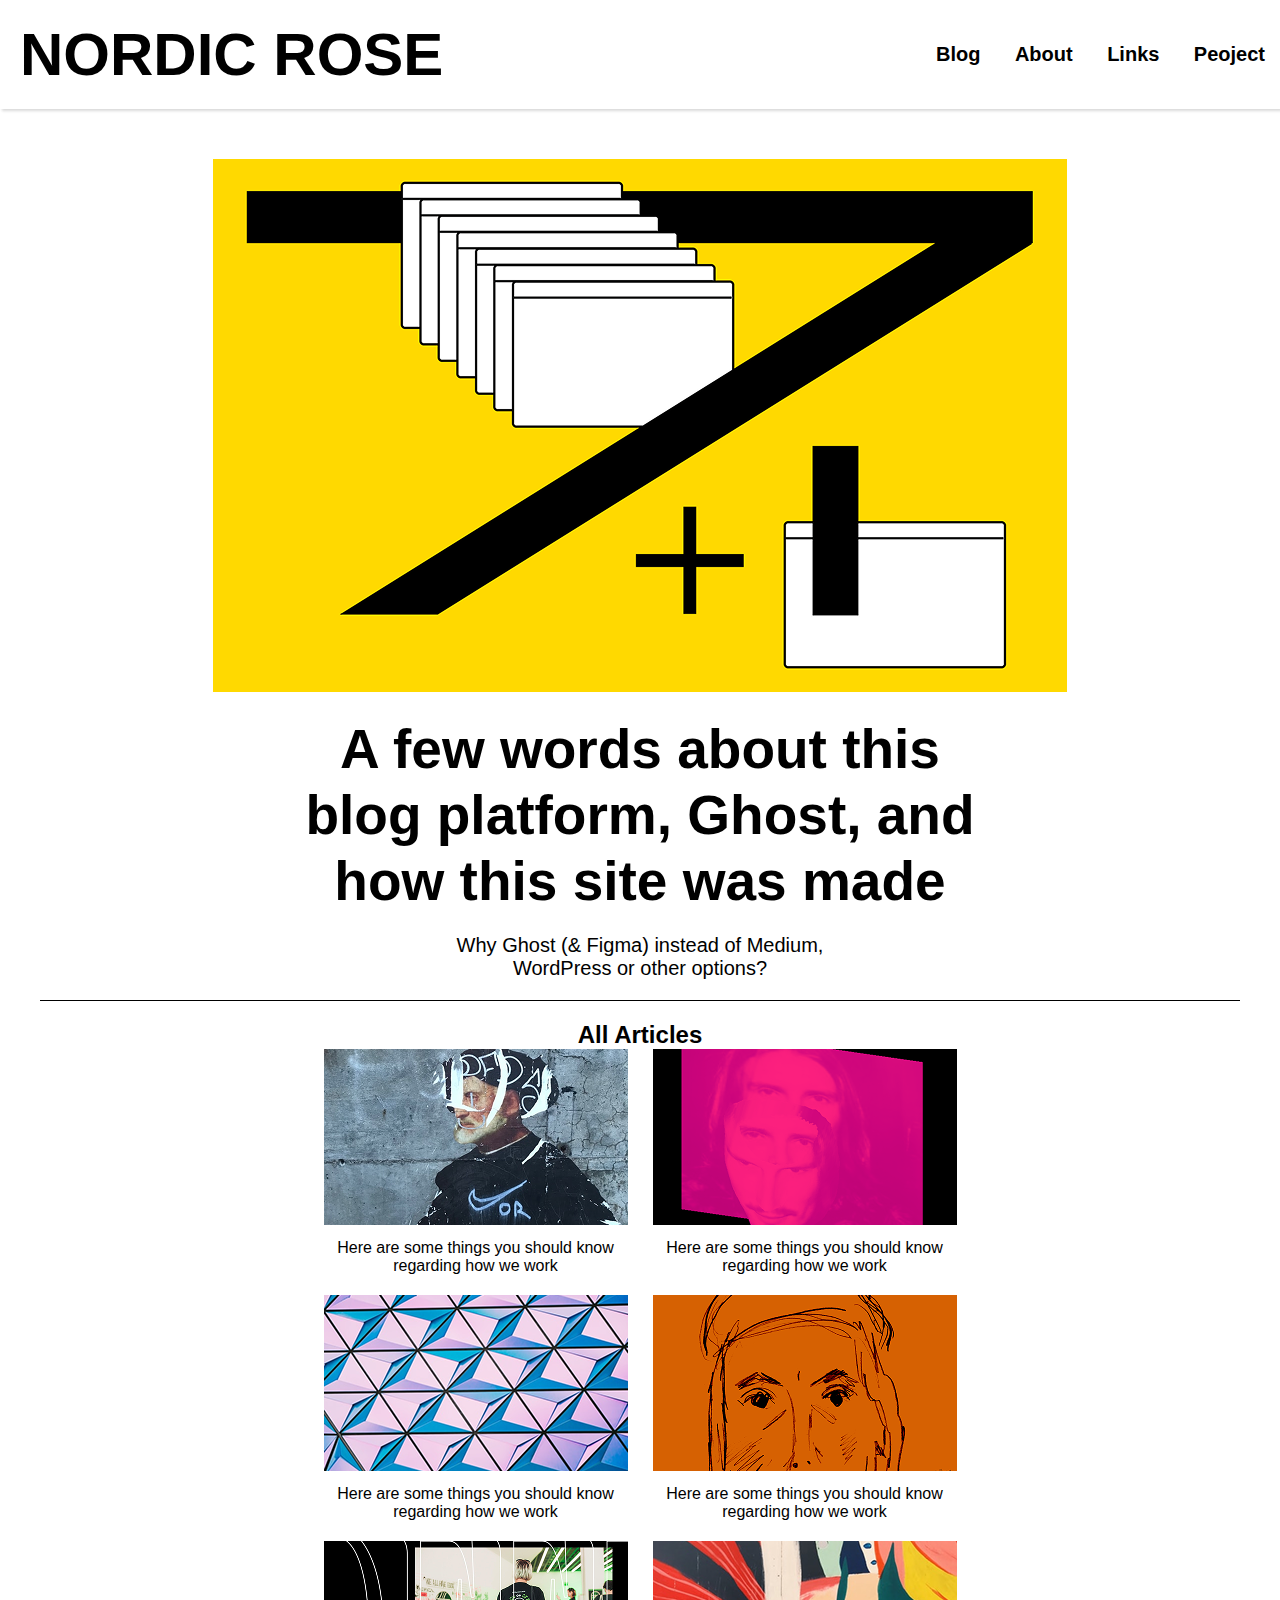
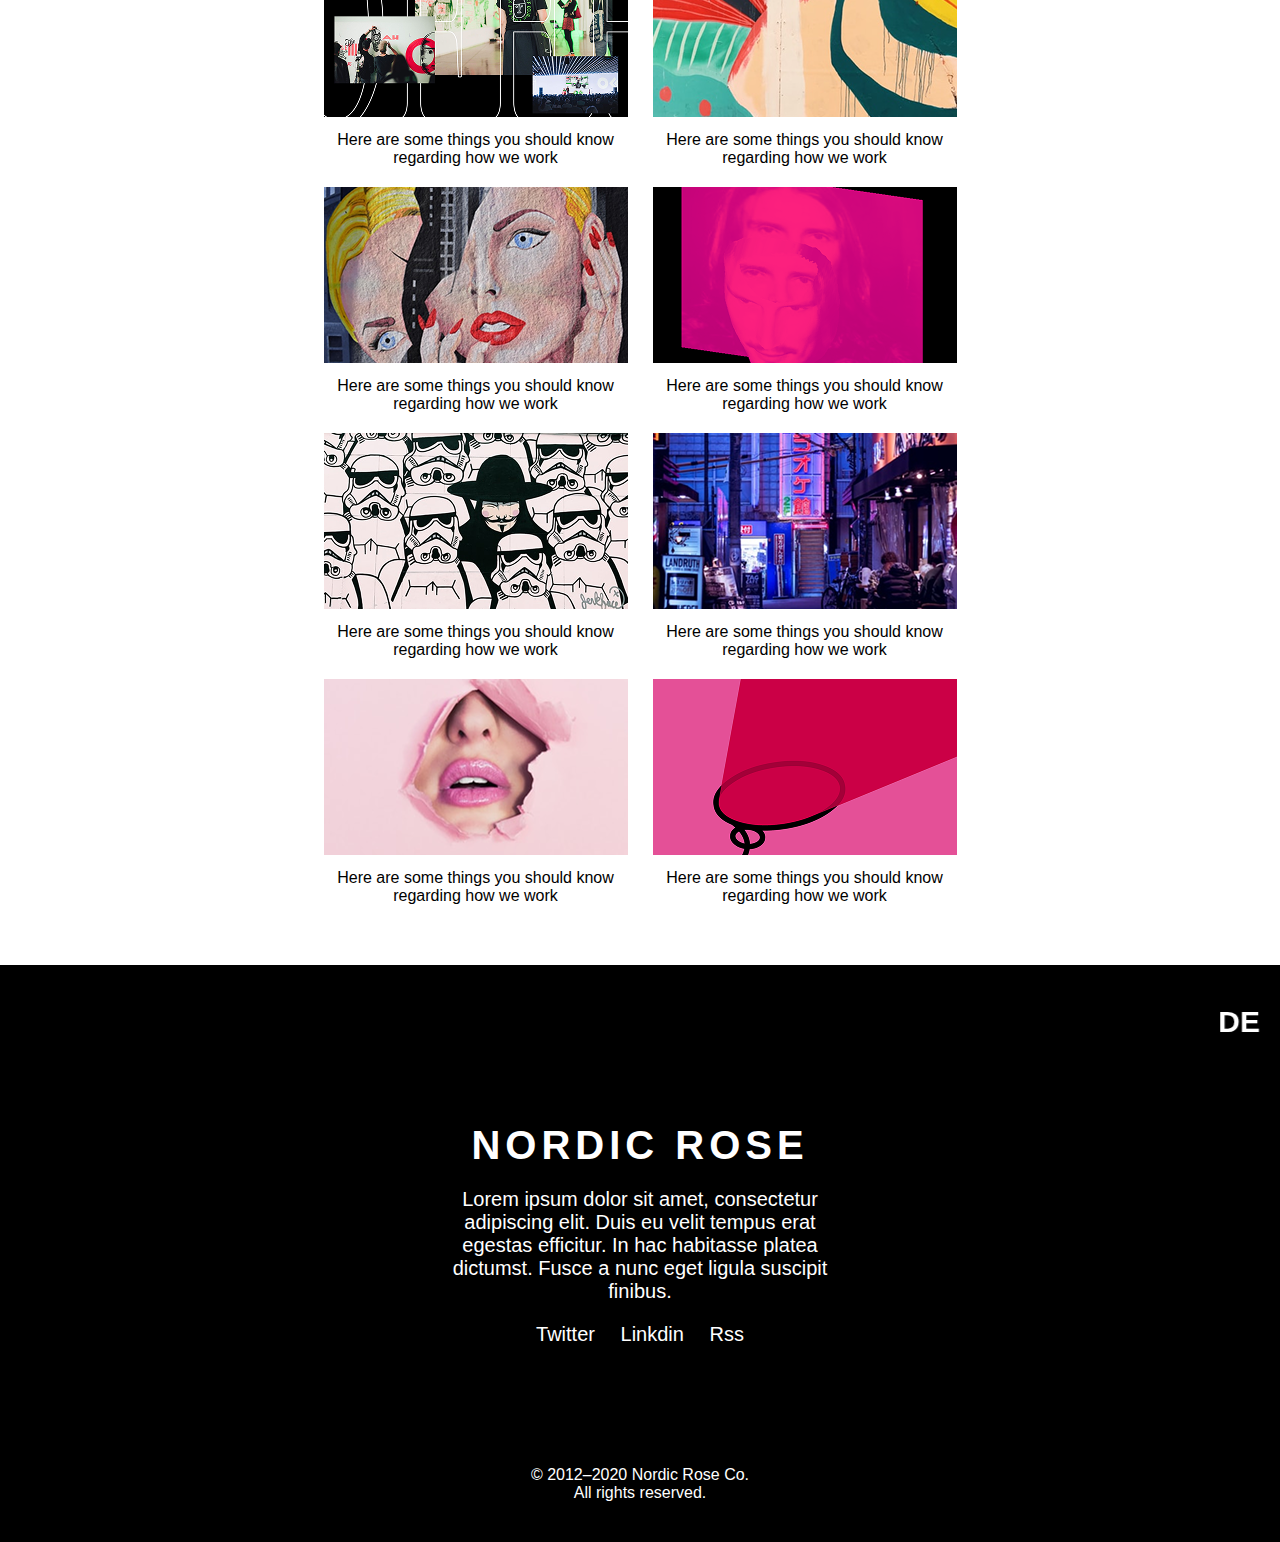
<file: index.html>
<!DOCTYPE html>
<html lang="en">
<head>
    <meta charset="UTF-8">
    <meta name="viewport" content="width=device-width, initial-scale=1.0">
    <title>Nordic Rose</title>
    <link rel="stylesheet" href="style.css">
</head>
<body>
    <!-- navbar start from here -->
    <header>
        <nav>
            <div class="logo">
                    <h1>NORDIC ROSE</h1>
            </div>
            <div class="list">
                <ul>
                    <li><a href="blog.html" target="_blank">Blog</a></li>
                    <li><a href="#">About</a></li>
                    <li><a href="#">Links</a></li>
                    <li><a href="#">Peoject</a></li>
                </ul>
            </div>
        </nav>
    </header>
    <!-- navbar end from here -->

     <!-- hero section start from here -->
    <section class="hero">
        <img src="image/hero.png" alt="">
        <h3>A few words about this blog platform, Ghost, and how this site was made</h3>
       <p>Why Ghost (& Figma) instead of Medium, WordPress or other options?</p>
    </section>
    <!-- hero section start from here -->

    <!-- Blog section start from here  -->
   <section class="blog">
    <h2>All Articles</h2>
    <div class="cards">
        <div>
            <img src="./image/img-1.png" alt="">
            <p>Here are some things you should know regarding how we work </p>
        </div>
        <div>
            <img src="image/img-2.png" alt="">
            <p>Here are some things you should know regarding how we work </p>
        </div>
    </div>
    <div class="cards">
        <div>
            <img src="image/img-3.png" alt="">
            <p>Here are some things you should know regarding how we work </p>
        </div>
        <div>
            <img src="image/img-4.png" alt="">
            <p>Here are some things you should know regarding how we work </p>
        </div>
    </div>
    <div class="cards">
        <div>
            <img src="image/img-5.png" alt="">
            <p>Here are some things you should know regarding how we work </p>
        </div>
        <div>
            <img src="image/img-6.png" alt="">
            <p>Here are some things you should know regarding how we work </p>
        </div>
    </div>
    <div class="cards">
        <div>
            <img src="image/img-7.png" alt="">
            <p>Here are some things you should know regarding how we work </p>
        </div>
        <div>
            <img src="image/img-2.png" alt="">
            <p>Here are some things you should know regarding how we work </p>
        </div>
    </div>
    <div class="cards">
        <div>
            <img src="image/img-8.png" alt="img-8">
            <p>Here are some things you should know regarding how we work </p>
        </div>
        <div>
            <img src="image/img-9.png" alt="">
            <p>Here are some things you should know regarding how we work </p>
        </div>
    </div>
    <div class="cards">
        <div>
            <img src="image/img-10.png" alt="">
            <p>Here are some things you should know regarding how we work </p>
        </div>
        <div>
            <img src="image/img-11.png" alt="">
            <p>Here are some things you should know regarding how we work </p>
        </div>
    </div>
        
   </section>
   <!-- Blog section end from here  -->
    
    <!-- footer start form here  -->
     <footer class="footer">
        <marquee behavior="scroll" direction="left">
             <span style="font-weight:bolder;"> DEJITAL PRODUCT DESIGH  </span>
             <span>REMOTE WORK</span>
             <span style="font-weight:bolder;"> UX DESIGN</span>
             <span>DISTRIBUTIVE ITEMS</span>
             <span style="font-weight:bolder;"> CREATIVITY</span>
             <span>STRATEGY</span>
             <span style="font-weight:bolder;">SUSPENSE </span>
             <span>GROWTH</span>
             <span style="font-weight:bolder;">BEST OPTION FOR YOU</span>
        </marquee>

        <h2>NORDIC ROSE</h2>
        <p>Lorem ipsum dolor sit amet, consectetur adipiscing elit. Duis eu velit tempus erat egestas efficitur.
             In hac habitasse platea dictumst. Fusce a nunc eget ligula suscipit finibus. </p>

         <div class="visit">
        <span>twitter</span>
        <span>linkdin</span>
        <span>Rss</span>
        </div>

        <div class="end">
            <p>© 2012–2020 Nordic Rose Co. <br> All rights reserved. </p>
        </div>
     </footer>
     <!-- footer end form here  -->
</body>
</html>
</file>
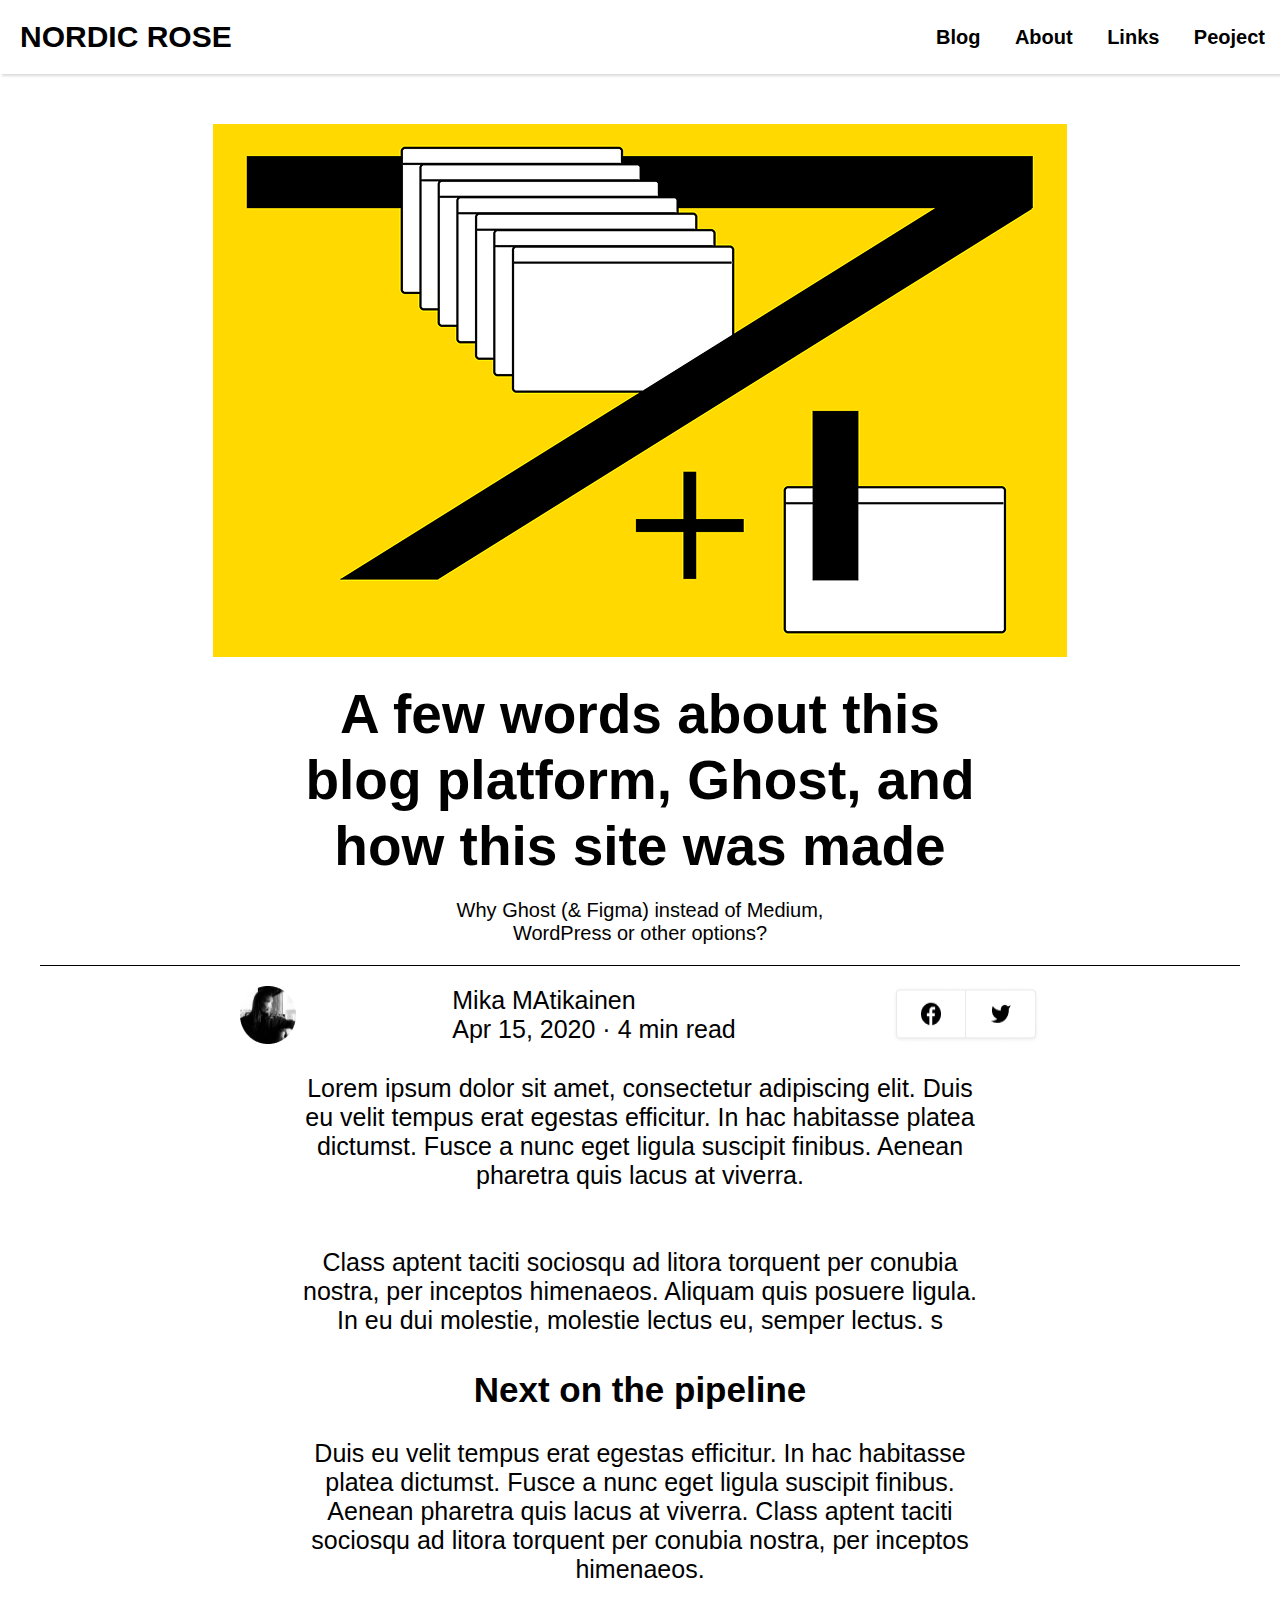
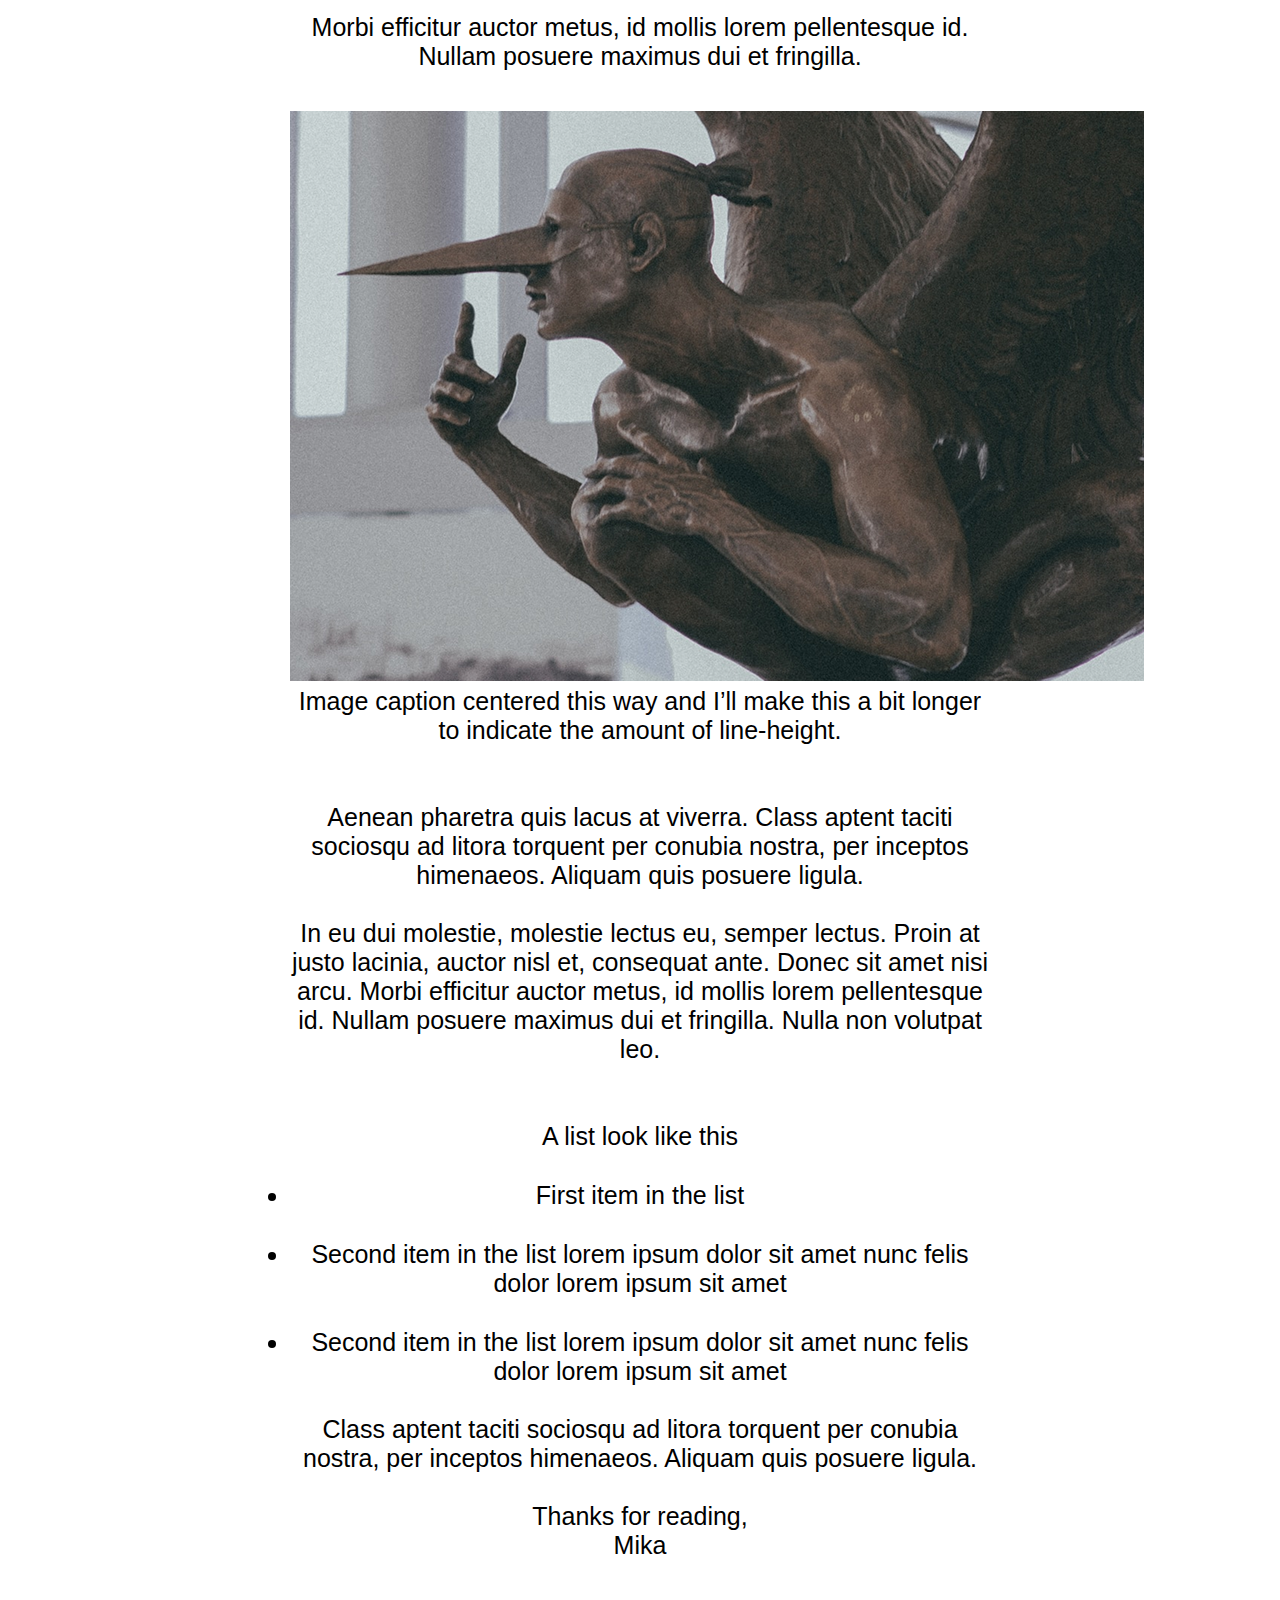
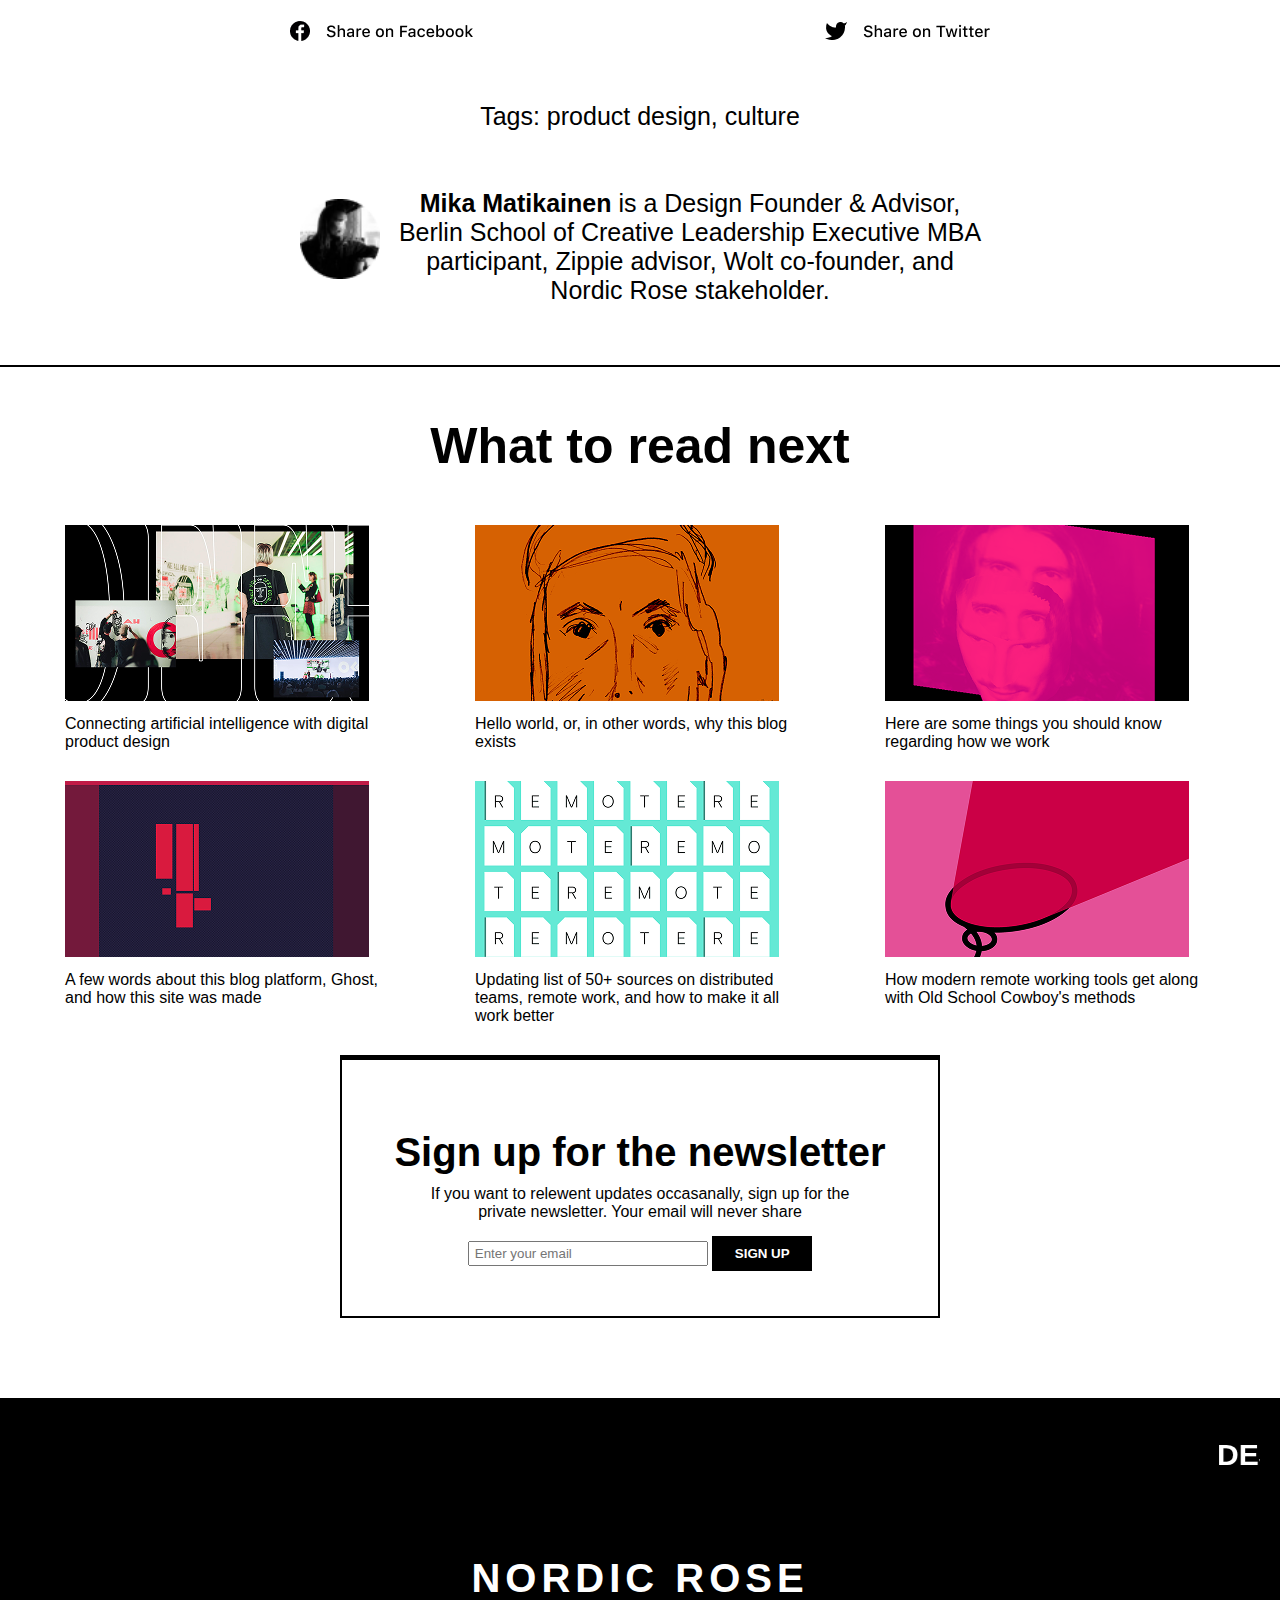
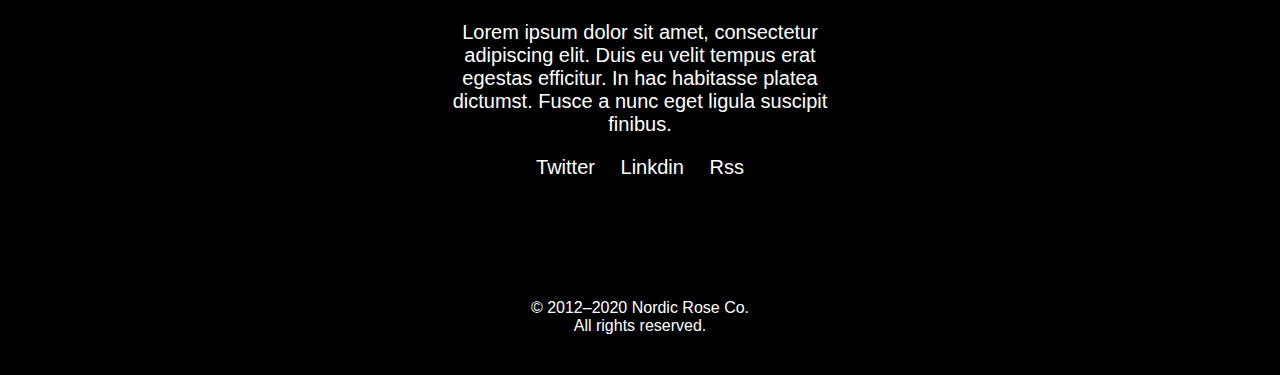
<file: blog.html>
<!DOCTYPE html>
<html lang="en">
<head>
    <meta charset="UTF-8">
    <meta name="viewport" content="width=device-width, initial-scale=1.0">
    <title>Blog</title>
    <link rel="stylesheet" href="style.css">
</head>
<body>
     <!-- navbar start from here -->
    <header>
        <nav>
            <div class="logo">
                <span>NORDIC ROSE</span>
            </div>
            <div class="list">
                <ul>
                    <li><a href="#">Blog</a></li>
                    <li><a href="#">About</a></li>
                    <li><a href="#">Links</a></li>
                    <li><a href="#">Peoject</a></li>
                </ul>
            </div>
        </nav>
    </header>
    <!-- navbar end from here -->

    <!-- hero section start from here -->
    <section class="hero">
        <img src="image/hero.png"  alt="">
        <h3>A few words about this blog platform, Ghost, and how this site was made</h3>
       <p>Why Ghost (& Figma) instead of Medium, WordPress or other options?</p>
    </section>
    <!-- hero section start from here -->

    <section class="main">
        <div class="dp">
            <img src="image/dp.png" alt="">
            <span class="name">Mika MAtikainen <br>Apr 15, 2020 · 4 min read</span>
            <img src="image/icon.png" alt="">
        </div>
        <div class="paragraph-1">
        <p>Lorem ipsum dolor sit amet, consectetur adipiscing elit. Duis eu velit tempus erat egestas efficitur. In hac habitasse platea dictumst. Fusce a nunc eget ligula suscipit finibus. Aenean pharetra quis lacus at viverra. </p>
        <br>
        <br>
        <p>Class aptent taciti sociosqu ad litora torquent per conubia nostra, per inceptos himenaeos. Aliquam quis posuere ligula. In eu dui molestie, molestie lectus eu, semper lectus. s</p>
        <div class="paragraph-2">
            <h2>Next on the pipeline</h2>
            <br>
            <p>Duis eu velit tempus erat egestas efficitur. In hac habitasse platea dictumst. Fusce a nunc eget ligula suscipit finibus. Aenean pharetra quis lacus at viverra. Class aptent taciti sociosqu ad litora torquent per conubia nostra, per inceptos himenaeos. </p>
            <br>
            <p>Morbi efficitur auctor metus, id mollis lorem pellentesque id. Nullam posuere maximus dui et fringilla. </p>
           <img src="image/blog-1.png" alt="">
            <p style="text-align: center;">Image caption centered this way and I’ll make this a bit longer to indicate the amount of line-height. </p>
            <br><br>
            <p>Aenean pharetra quis lacus at viverra. Class aptent taciti sociosqu ad litora torquent per conubia nostra, per inceptos himenaeos. Aliquam quis posuere ligula. </p>
             <br>
             <p>In eu dui molestie, molestie lectus eu, semper lectus. Proin at justo lacinia, auctor nisl et, consequat ante. Donec sit amet nisi arcu. Morbi efficitur auctor metus, id mollis lorem pellentesque id. Nullam posuere maximus dui et fringilla. Nulla non volutpat leo.</p>
        </div>
        <div class="blog-item">
            <br><br>
            <p>A list look like this</p>
            <ul>
                <li>First item in the list</li>
                <li>Second item in the list lorem ipsum dolor sit amet nunc felis dolor lorem ipsum sit amet</li>
                <li>Second item in the list lorem ipsum dolor sit amet nunc felis dolor lorem ipsum sit amet</li>
            </ul>
        </div>
        <br>
        <div>
            <p>Class aptent taciti sociosqu ad litora torquent per conubia nostra, per inceptos himenaeos. Aliquam quis posuere ligula. </p>
        <br>
            <p>Thanks for reading,<br>Mika</p>
        </div>
        <br><br>
        <div class="facebook">
            <img src="image/facebook (2).png" alt="">
            <img src="image/twitter.png" alt="">
        </div>
        <br><br>
        <p>Tags: product design, culture</p>
        <br><br>
        <div class="mika">
            <img src="image/dp.png" alt="">
            <span><span style="font-weight: bold;">Mika Matikainen</span> is a Design Founder & Advisor, Berlin School of Creative Leadership Executive MBA participant, Zippie advisor, Wolt co-founder, and Nordic Rose stakeholder.  </span>
        </div>
    </section>

    <section class="next">
        <h2>What to read next</h2>
    <div class="next-image">
        <div>
            <img src="image/blog-2.png" alt="">
            <p>Connecting artificial intelligence with digital product design</p>
        </div>
        <div>
            <img src="image/blog-3.png" alt="">
                <p>Hello world, or, in other words, why this blog exists</p>
        </div>
        <div>
            <img src="image/blog-4.png" alt="">
                <p>Here are some things you should know regarding how we work </p>
        </div>
    </div>
    <div class="next-image">
        <div>
            <img src="image/blog-5.png" alt="">
                <p>A few words about this blog platform, Ghost, and how this site was made</p>
        </div>
        <div>
            <img src="image/blog-6.png" alt="">
                <p>Updating list of 50+ sources on distributed teams, remote work, and how to make it all work better</p>
        </div>
        <div>
            <img src="image/blog-7.png" alt="">
                <p>How modern remote working tools get along with Old School Cowboy's methods</p>
        </div>
    </div>
    </section>
    <!-- form star here -->
    <section class="form">
        <h2>Sign up for the newsletter</h2>
        <p>If you want to relewent updates occasanally, sign up for the <br>private newsletter. Your email will never share</p>
        <input type="email" placeholder="Enter your email">
        <button>SIGN UP</button>
    </section>
     <!-- form end here -->
     <!-- footer start form here  -->
     <footer>
        <marquee behavior="scroll" direction="left">
             <span style="font-weight:bolder;"> DEJITAL PRODUCT DESIGH  </span>
             <span>REMOTE WORK</span>
             <span style="font-weight:bolder;"> UX DESIGN</span>
             <span>DISTRIBUTIVE ITEMS</span>
             <span style="font-weight:bolder;"> CREATIVITY</span>
             <span>STRATEGY</span>
             <span style="font-weight:bolder;">SUSPENSE </span>
             <span>GROWTH</span>
             <span style="font-weight:bolder;">BEST OPTION FOR YOU</span>
        </marquee>

        <h2>NORDIC ROSE</h2>
        <p>Lorem ipsum dolor sit amet, consectetur adipiscing elit. Duis eu velit tempus erat egestas efficitur.
             In hac habitasse platea dictumst. Fusce a nunc eget ligula suscipit finibus. </p>

         <div class="visit">
        <span>twitter</span>
        <span>linkdin</span>
        <span>Rss</span>
        </div>

        <div class="end">
            <p>© 2012–2020 Nordic Rose Co. <br> All rights reserved. </p>
        </div>
     </footer>
     <!-- footer end form here  -->
</body>
</html>
</file>
<file: style.css>
/* Global reset */
* {
  margin: 0;
  padding: 0;
  box-sizing: border-box;
}

html, body {
  width: 100%;
  max-width: 100%;
  overflow-x: hidden; /* prevent sideways scroll */
  font-family: sans-serif;
}

/* Navbar */
header nav {
  display: flex;
  justify-content: space-between;
  align-items: center;
  margin-bottom: 50px;
  box-shadow: rgba(0, 0, 0, 0.15) 1.95px 1.95px 2.6px;
}

.logo {
  margin: 20px;
  font-size: 30px;
  font-weight: bold;
}

.list ul li {
  display: inline;
  list-style: none;
}

.list a {
  text-decoration: none;
  color: black;
}

.list ul li a {
  margin: 15px;
  font-size: 20px;
  font-weight: 600;
  transition: color 0.3s ease;
}

.list ul li a:hover {
  color: blue;
}

/* Hero Section */
.hero {
  width: 100%;
  max-width: 1200px;
  margin: auto;
  border-bottom: 1px solid black;
  margin-bottom: 20px;
  text-align: center;
}

.hero img {
  max-width: 100%;
  height: auto;
}

.hero h3 {
  font-size: 55px;
  max-width: 700px;
  margin: 20px auto;
  line-height: 1.2;
}

.hero p {
  font-size: 20px;
  max-width: 400px;
  margin: 20px auto;
}

/* Blog Section */
.blog {
  text-align: center;
  padding-bottom: 40px;
}

.cards {
  width: 100%;
  max-width: 1200px;
  margin: auto;
  display: flex;
  justify-content: center;
  align-items: flex-start;
  column-gap: 25px;
  flex-wrap: wrap;
}

.cards p {
  width: 300px;
  margin: 10px auto 20px auto;
}

/* Footer */
footer {
  width: 100%;
  background-color: black;
  color: white;
  padding: 40px 20px;
  box-sizing: border-box;
}

footer > marquee > span {
  font-size: 30px;
  margin-left: 10px;
}

footer > h2 {
  text-align: center;
  margin-top: 80px;
  font-size: 40px;
  letter-spacing: 5px;
}

footer > p {
  text-align: center;
  max-width: 420px;
  margin: 20px auto;
  font-size: 20px;
}

footer .visit {
  text-align: center;
  margin-top: 20px;
  word-spacing: 20px;
  text-transform: capitalize;
  font-size: 20px;
}

footer .end {
  margin-top: 120px;
  text-align: center;
}

/* Other Sections */
.dp {
  margin: auto;
  max-width: 800px;
  display: flex;
  justify-content: space-between;
}

.main {
  font-size: 25px;
}

.paragraph-1 {
  margin: 30px auto;
  max-width: 700px;
  text-align: center;
}

.paragraph-2 {
  margin: auto;
  text-align: center;
}

.paragraph-2 h2 {
  margin-top: 35px;
  font-size: 35px;
}

.paragraph-2 img {
  margin-top: 40px;
}

.blog-item ul li {
  margin-top: 30px;
  color: black;
  font-weight: 100;
  text-align: center;
}

.facebook {
  display: flex;
  justify-content: space-between;
}

.mika {
  display: flex;
  justify-content: center;
  max-width: 800px;
  margin: auto;
}

.mika img {
  margin: 10px;
  width: 10rem;
  height: 5rem;
}

.mika span {
  margin-bottom: 30px;
}

.next {
  border-top: 2px solid black;
}

.next h2 {
  text-align: center;
  font-size: 50px;
  font-weight: bolder;
  margin: 50px;
}

.next-image {
  margin: auto;
  width: 100%;
  max-width: 1200px;
  display: flex;
  justify-content: center;
  align-items: flex-start;
  column-gap: 80px;
  flex-wrap: wrap;
}

.next-image div p {
  max-width: 330px;
  margin: 10px auto 30px auto;
}

.form {
  margin: auto;
  margin-bottom: 5rem;
  text-align: center;
  width: 100%;
  max-width: 600px;
  border: 2px solid black;
  border-top: 5px solid black;
  padding: 20px;
}

.form h2 {
  font-size: 40px;
  margin: 50px 0 10px 0;
}

.form input {
  margin: 20px 0 30px 0;
  height: 25px;
  width: 240px;
  padding: 5px;
}

.form button {
  height: 35px;
  width: 100px;
  background-color: black;
  color: white;
  font-weight: bold;
  border: none;
  cursor: pointer;
}

/* Mobile Styles */
@media (max-width: 500px) {
  .list {
    display: none;
  }

  .hero h3 {
    font-size: 28px;
    max-width: 90%;
  }

  .hero p {
    font-size: 16px;
    max-width: 90%;
  }

  .cards {
    flex-direction: column;
    align-items: center;
  }

  .cards div {
    width: 90%;
  }

  footer {
    text-align: center;
    padding: 20px;
  }
}
</file>
